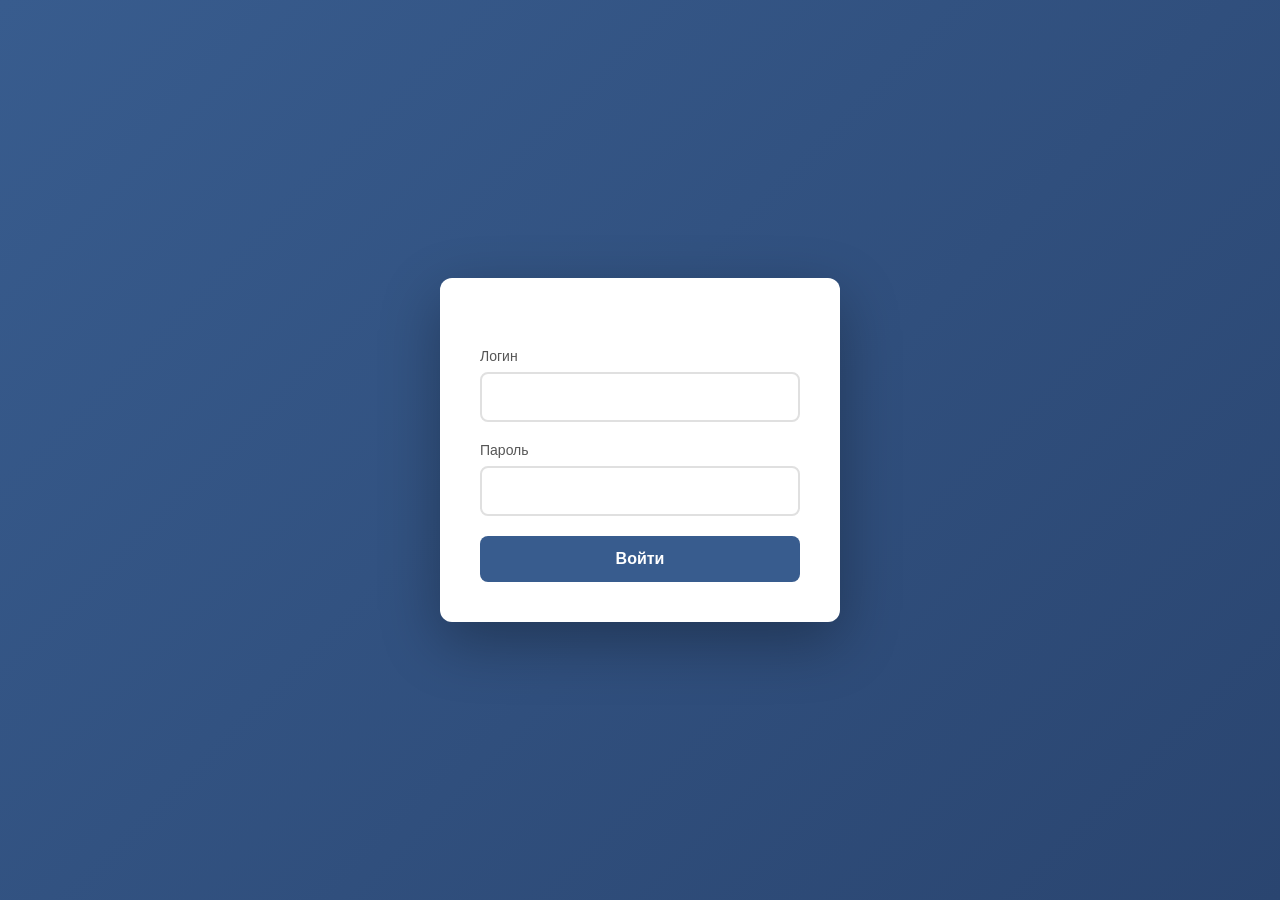
<file: frontend/admin-front/index.html>
<!DOCTYPE html>
<html lang="ru">
<head>
    <meta charset="UTF-8">
    <meta name="viewport" content="width=device-width, initial-scale=1.0">
    <meta name="robots" content="noindex, nofollow">
    <title>Вход в админ-панель</title>
    <link rel="stylesheet" href="login.css">
</head>
<body>
    <div class="login-container">
        <div class="login-box">
            <h1></h1>
            <form id="loginForm">
                <div class="form-group">
                    <label for="login">Логин</label>
                    <input type="text" id="login" name="login" required autocomplete="username">
                </div>
                <div class="form-group">
                    <label for="password">Пароль</label>
                    <input type="password" id="password" name="password" required autocomplete="current-password">
                </div>
                <button type="submit">Войти</button>
                <div id="error" class="error hidden"></div>
            </form>
        </div>
    </div>
    <script src="login.js"></script>
</body>
</html>
</file>
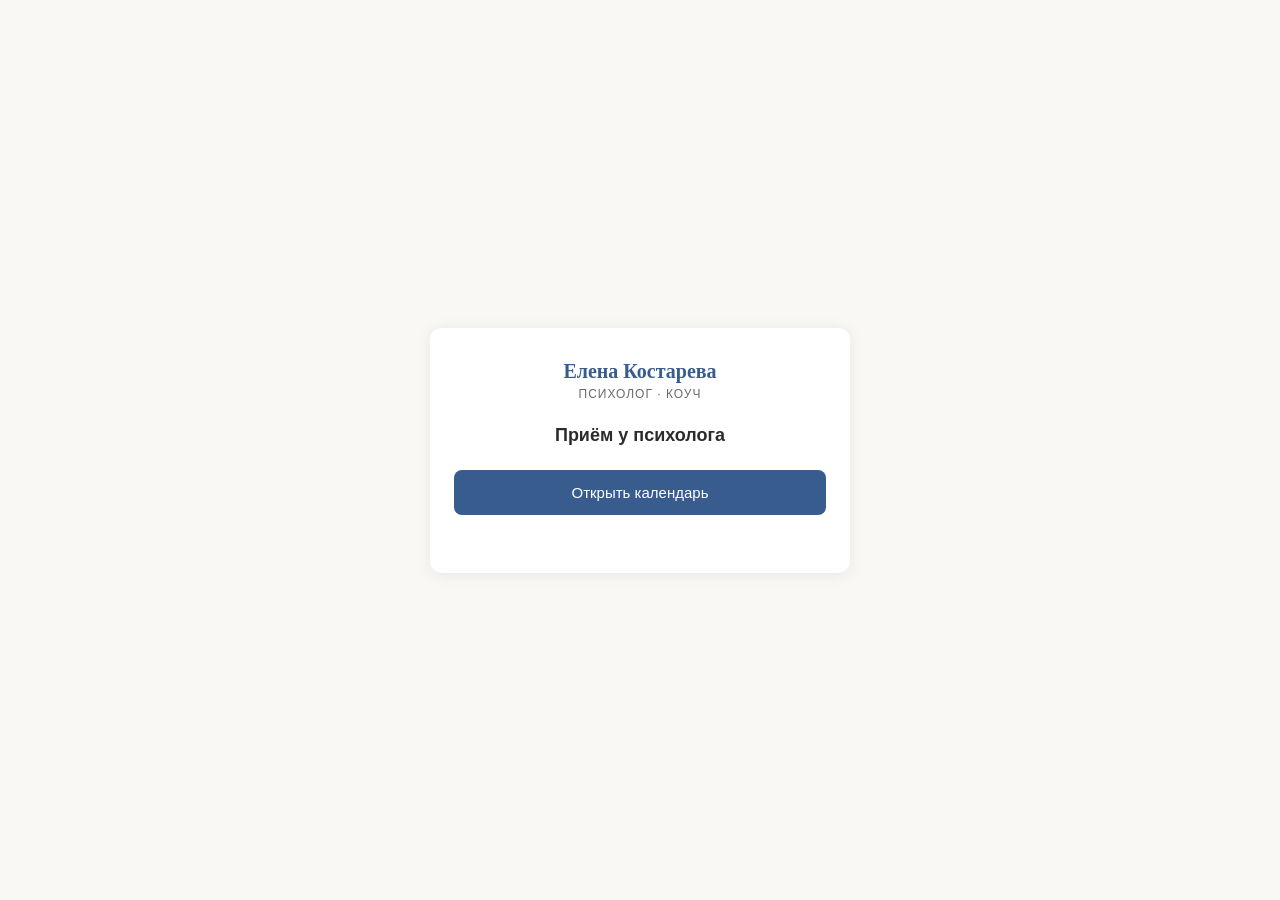
<file: frontend/calendar/index.html>
<!DOCTYPE html>
<html lang="ru">
<head>
<meta charset="UTF-8">
<meta name="viewport" content="width=device-width, initial-scale=1.0">
<title>Добавить в календарь — Елена Костарева</title>
<style>
  * { margin: 0; padding: 0; box-sizing: border-box; }
  body { font-family: -apple-system, BlinkMacSystemFont, 'Segoe UI', Roboto, Arial, sans-serif; background: #FAF8F4; color: #2B2B2B; min-height: 100vh; display: flex; align-items: center; justify-content: center; }
  .card { max-width: 420px; width: 90%; background: #fff; border-radius: 12px; padding: 32px 24px; box-shadow: 0 2px 16px rgba(0,0,0,.08); text-align: center; }
  .logo { font-family: Georgia, serif; font-size: 20px; font-weight: 700; color: #385C8E; margin-bottom: 4px; }
  .subtitle { font-size: 12px; color: #6A6A6A; letter-spacing: 1px; text-transform: uppercase; margin-bottom: 24px; }
  .title { font-size: 18px; font-weight: 600; margin-bottom: 8px; }
  .info { font-size: 14px; color: #6A6A6A; line-height: 1.6; margin-bottom: 24px; }
  .btn { display: inline-block; width: 100%; padding: 14px; border: none; border-radius: 8px; font-size: 15px; font-weight: 500; cursor: pointer; margin-bottom: 10px; text-decoration: none; }
  .btn-primary { background: #385C8E; color: #fff; }
  .btn-primary:hover { background: #2c4a72; }
  .btn-secondary { background: #f0f0f0; color: #333; }
  .btn-secondary:hover { background: #e4e4e4; }
  .hint { font-size: 12px; color: #9A9A9A; margin-top: 16px; line-height: 1.5; }
  #fallback { display: none; }
</style>
</head>
<body>
<div class="card">
  <div class="logo">Елена Костарева</div>
  <div class="subtitle">Психолог · Коуч</div>
  <div class="title" id="eventTitle">Приём у психолога</div>
  <div class="info" id="eventInfo"></div>

  <a class="btn btn-primary" id="btnMain" href="#">Открыть календарь</a>
  <div id="fallback">
    <a class="btn btn-secondary" id="btnGoogle" href="#">Google Календарь</a>
  </div>
  <div class="hint" id="hint"></div>
</div>

<script>
(function() {
  var params = new URLSearchParams(location.search);
  var start = params.get('start') || '';
  var end   = params.get('end')   || '';
  var title = params.get('title') || 'Психолог';
  var location = params.get('location') || '';
  var description = params.get('description') || '';
  var ics = params.get('ics') || '';

  // Показываем информацию о событии
  var infoParts = [];
  if (start) {
    try {
      var d = new Date(start);
      infoParts.push(d.toLocaleDateString('ru-RU', { day: 'numeric', month: 'long', year: 'numeric' }) +
        ', ' + d.toLocaleTimeString('ru-RU', { hour: '2-digit', minute: '2-digit' }));
    } catch(e) {}
  }
  if (location) infoParts.push(location);
  document.getElementById('eventInfo').textContent = infoParts.join(' · ');

  // Формируем Google Calendar URL
  function googleUrl() {
    function gcalFmt(t) {
      var d = new Date(t);
      return d.getUTCFullYear() +
        String(d.getUTCMonth() + 1).padStart(2, '0') +
        String(d.getUTCDate()).padStart(2, '0') + 'T' +
        String(d.getUTCHours()).padStart(2, '0') +
        String(d.getUTCMinutes()).padStart(2, '0') + '00Z';
    }
    var s = gcalFmt(start);
    var e = end ? gcalFmt(end) : gcalFmt(new Date(new Date(start).getTime() + 3600000));
    return 'https://calendar.google.com/calendar/render?action=TEMPLATE' +
      '&text=' + encodeURIComponent(title) +
      '&dates=' + s + '/' + e +
      '&details=' + encodeURIComponent(description) +
      '&location=' + encodeURIComponent(location);
  }

  // webcal:// ссылка — открывает системный календарь на Apple без скачивания файла
  function webcalUrl() {
    if (!ics) return '';
    return ics.replace(/^https?:\/\//, 'webcal://');
  }

  var ua = navigator.userAgent;
  var isApple = /iPhone|iPad|iPod|Macintosh/i.test(ua) && !/Android/i.test(ua);
  var isAndroid = /Android/i.test(ua);

  var btnMain = document.getElementById('btnMain');
  var fallback = document.getElementById('fallback');
  var hint = document.getElementById('hint');

  if (isApple && webcalUrl()) {
    // Apple: webcal:// открывает Календарь напрямую, без скачивания
    btnMain.href = webcalUrl();
    hint.textContent = 'Нажмите, чтобы добавить событие в Календарь.';
  } else {
    // Android и остальные: сразу Google Календарь
    btnMain.href = googleUrl();
    btnMain.textContent = 'Открыть Google Календарь';
    hint.textContent = 'Событие откроется в Google Календаре. Нажмите «Сохранить».';
  }

  // Запасная кнопка Google для Apple
  if (isApple) {
    fallback.style.display = 'block';
    document.getElementById('btnGoogle').href = googleUrl();
  }

  // Автоперенаправление через 1.5 секунды
  setTimeout(function() {
    if (isApple && webcalUrl()) {
      window.location.href = webcalUrl();
    } else {
      window.location.href = googleUrl();
    }
  }, 1500);

})();
</script>
</body>
</html>
</file>
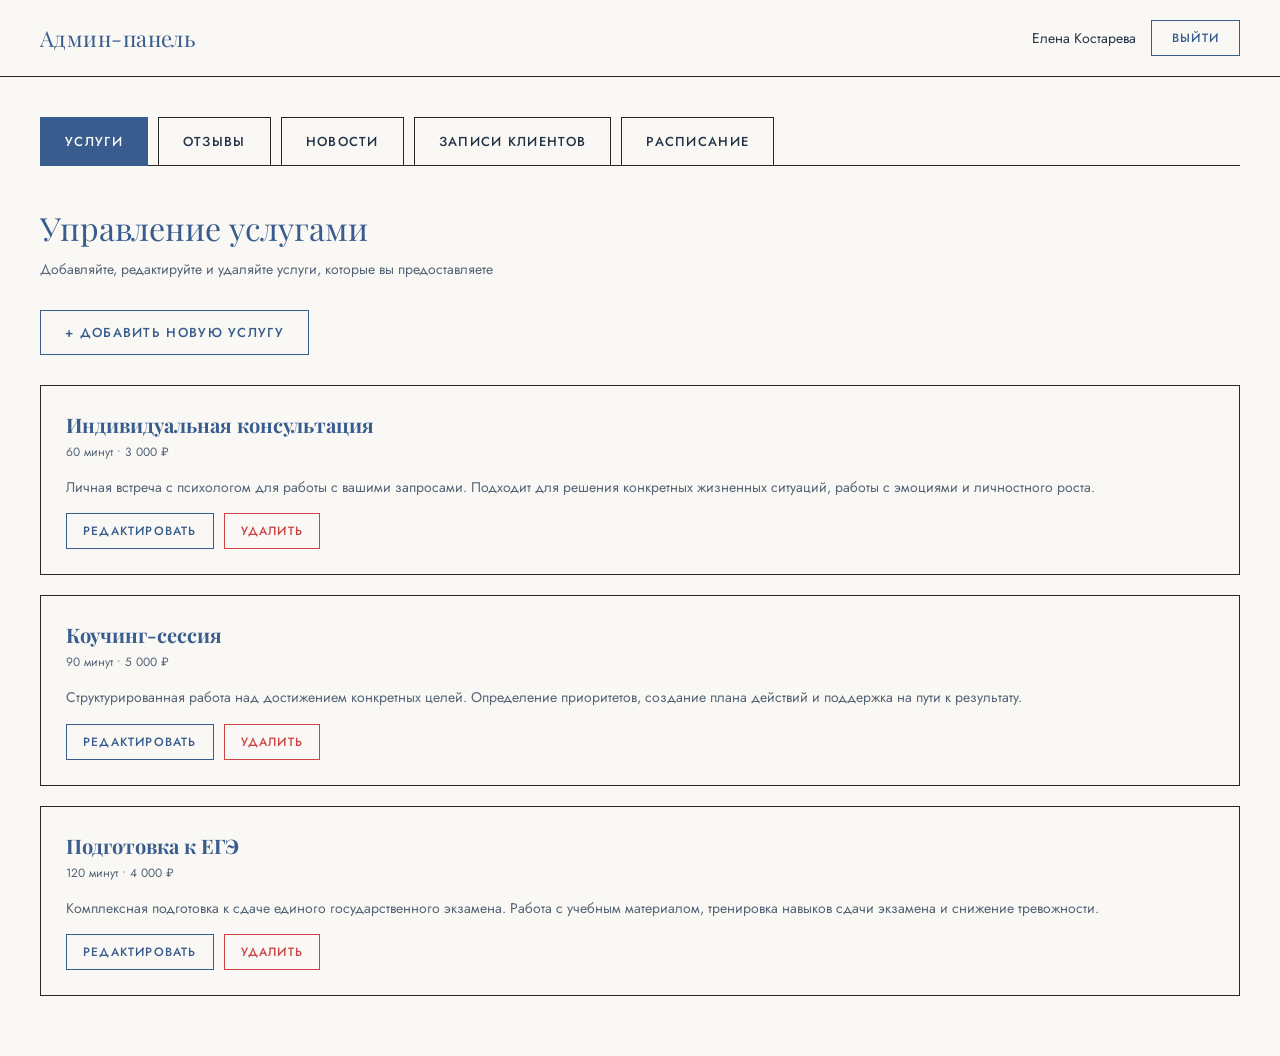
<file: admin-front/admin.html>
<!DOCTYPE html>
<html lang="ru">
<head>
    <meta charset="UTF-8">
    <meta name="viewport" content="width=device-width, initial-scale=1.0">
    <title>Админ-панель - Елена Костарева</title>
    <link rel="preconnect" href="https://fonts.googleapis.com">
    <link rel="preconnect" href="https://fonts.gstatic.com" crossorigin>
    <link href="https://fonts.googleapis.com/css2?family=Playfair+Display:wght@400;500;600&family=Jost:wght@300;400;500;600&display=swap" rel="stylesheet">
    <style>
        :root {
            --primary: #385C8E;
            --text-main: #243447;
            --bg-outer: #FAF8F4;
            --bg-card: #FAF8F4;
            --accent: #C9A27C;
            --text-muted: #546477;
            --border-color: #282726;
            --font-serif: 'Playfair Display', serif;
            --font-body: 'Jost', sans-serif;
        }

        * {
            margin: 0;
            padding: 0;
            box-sizing: border-box;
        }

        body {
            background: var(--bg-outer);
            color: var(--text-main);
            font-family: var(--font-body);
            min-height: 100vh;
        }

        /* ШАПКА АДМИН-ПАНЕЛИ */
        .admin-header {
            background: var(--bg-card);
            border-bottom: 1px solid var(--border-color);
            padding: 20px 40px;
            position: sticky;
            top: 0;
            z-index: 100;
        }

        .admin-header-inner {
            max-width: 1400px;
            margin: 0 auto;
            display: flex;
            justify-content: space-between;
            align-items: center;
        }

        .admin-logo {
            font-family: var(--font-serif);
            font-size: 22px;
            font-weight: 400;
            letter-spacing: 0.02em;
            color: var(--primary);
        }

        .admin-user {
            display: flex;
            align-items: center;
            gap: 15px;
        }

        .admin-user-name {
            font-size: 14px;
            color: var(--text-main);
        }

        .admin-logout {
            padding: 8px 20px;
            border: 1px solid var(--primary);
            background: transparent;
            color: var(--primary);
            font-family: var(--font-body);
            font-size: 12px;
            font-weight: 500;
            text-transform: uppercase;
            letter-spacing: 0.1em;
            cursor: pointer;
            transition: background 0.2s, color 0.2s;
            text-decoration: none;
            display: inline-block;
        }

        .admin-logout:hover {
            background: var(--primary);
            color: var(--bg-card);
        }

        /* КОНТЕЙНЕР */
        .admin-container {
            max-width: 1400px;
            margin: 0 auto;
            padding: 40px;
        }

        /* ВКЛАДКИ */
        .admin-tabs {
            display: flex;
            gap: 10px;
            margin-bottom: 40px;
            border-bottom: 1px solid var(--border-color);
            padding-bottom: 0;
            flex-wrap: wrap;
        }

        .admin-tab {
            padding: 14px 24px;
            border: 1px solid var(--border-color);
            background: transparent;
            color: var(--text-main);
            font-family: var(--font-body);
            font-size: 13px;
            font-weight: 500;
            text-transform: uppercase;
            letter-spacing: 0.1em;
            cursor: pointer;
            transition: background 0.2s, color 0.2s, border-color 0.2s;
            margin-bottom: -1px;
        }

        .admin-tab:hover {
            border-color: var(--primary);
            color: var(--primary);
        }

        .admin-tab.active {
            background: var(--primary);
            color: var(--bg-card);
            border-color: var(--primary);
        }

        /* КОНТЕНТ ВКЛАДОК */
        .tab-content {
            display: none;
        }

        .tab-content.active {
            display: block;
        }

        /* ЗАГОЛОВКИ СЕКЦИЙ */
        .section-header {
            margin-bottom: 30px;
        }

        .section-title {
            font-family: var(--font-serif);
            font-size: 32px;
            font-weight: 400;
            color: var(--primary);
            margin-bottom: 10px;
        }

        .section-subtitle {
            font-size: 14px;
            color: var(--text-muted);
            line-height: 1.5;
        }

        /* КАРТОЧКИ */
        .card {
            border: 1px solid var(--border-color);
            padding: 25px;
            background: var(--bg-card);
            margin-bottom: 20px;
        }

        .card-header {
            display: flex;
            justify-content: space-between;
            align-items: flex-start;
            margin-bottom: 15px;
        }

        .card-title {
            font-family: var(--font-serif);
            font-size: 20px;
            color: var(--primary);
            margin-bottom: 5px;
        }

        .card-meta {
            font-size: 12px;
            color: var(--text-muted);
        }

        .card-description {
            font-size: 14px;
            line-height: 1.6;
            color: var(--text-muted);
            margin-bottom: 15px;
        }

        .card-actions {
            display: flex;
            gap: 10px;
            margin-top: 15px;
        }

        /* КНОПКИ */
        .btn {
            padding: 12px 24px;
            border: 1px solid var(--primary);
            background: transparent;
            color: var(--primary);
            font-family: var(--font-body);
            font-size: 13px;
            font-weight: 500;
            text-transform: uppercase;
            letter-spacing: 0.1em;
            cursor: pointer;
            transition: background 0.2s, color 0.2s;
            text-decoration: none;
            display: inline-block;
        }

        .btn:hover {
            background: var(--primary);
            color: var(--bg-card);
        }

        .btn-small {
            padding: 8px 16px;
            font-size: 12px;
        }

        .btn-danger {
            border-color: #c44;
            color: #c44;
        }

        .btn-danger:hover {
            background: #c44;
            color: var(--bg-card);
        }

        /* ФОРМЫ */
        .form-group {
            margin-bottom: 20px;
        }

        .form-label {
            font-size: 11px;
            text-transform: uppercase;
            color: var(--text-muted);
            margin-bottom: 6px;
            display: block;
            letter-spacing: 0.05em;
        }

        .form-input,
        .form-textarea,
        .form-select {
            width: 100%;
            padding: 12px;
            border: 1px solid var(--border-color);
            background: transparent;
            color: var(--text-main);
            font-size: 14px;
            font-family: var(--font-body);
        }

        .form-textarea {
            min-height: 120px;
            resize: vertical;
        }

        .form-input:focus,
        .form-textarea:focus,
        .form-select:focus {
            outline: 1px solid var(--primary);
        }

        .form-row {
            display: grid;
            grid-template-columns: 1fr 1fr;
            gap: 15px;
        }

        @media (max-width: 768px) {
            .form-row {
                grid-template-columns: 1fr;
            }
        }

        /* ТАБЛИЦЫ */
        .table-container {
            border: 1px solid var(--border-color);
            overflow-x: auto;
        }

        table {
            width: 100%;
            border-collapse: collapse;
        }

        thead {
            background: rgba(56, 92, 142, 0.05);
        }

        th {
            padding: 15px;
            text-align: left;
            font-size: 11px;
            text-transform: uppercase;
            letter-spacing: 0.05em;
            color: var(--text-muted);
            font-weight: 500;
            border-bottom: 1px solid var(--border-color);
        }

        td {
            padding: 15px;
            font-size: 14px;
            border-bottom: 1px solid var(--border-color);
        }

        tr:last-child td {
            border-bottom: none;
        }

        tr:hover {
            background: rgba(56, 92, 142, 0.02);
        }

        /* СТАТУСЫ */
        .status {
            display: inline-block;
            padding: 4px 12px;
            font-size: 11px;
            text-transform: uppercase;
            letter-spacing: 0.05em;
            border: 1px solid;
        }

        .status-pending {
            color: var(--accent);
            border-color: var(--accent);
        }

        .status-confirmed {
            color: #4a7;
            border-color: #4a7;
        }

        .status-cancelled {
            color: #c44;
            border-color: #c44;
        }

        /* КАЛЕНДАРЬ */
        .calendar-container {
            border: 1px solid var(--border-color);
            padding: 25px;
            margin-bottom: 30px;
        }

        .calendar-header {
            display: flex;
            justify-content: space-between;
            align-items: center;
            margin-bottom: 20px;
        }

        .calendar-nav-btn {
            background: transparent;
            border: 1px solid var(--border-color);
            padding: 8px 16px;
            cursor: pointer;
            color: var(--text-main);
            font-family: var(--font-body);
            transition: border-color 0.2s;
        }

        .calendar-nav-btn:hover {
            border-color: var(--primary);
            color: var(--primary);
        }

        .calendar-month {
            font-family: var(--font-serif);
            font-size: 20px;
            color: var(--primary);
        }

        .calendar-grid {
            display: grid;
            grid-template-columns: repeat(7, 1fr);
            gap: 8px;
        }

        .calendar-day-name {
            font-size: 11px;
            color: var(--text-muted);
            text-align: center;
            padding: 8px 0;
            text-transform: uppercase;
            letter-spacing: 0.05em;
        }

        .calendar-day {
            text-align: center;
            padding: 12px 0;
            font-size: 14px;
            cursor: pointer;
            border: 1px solid transparent;
            transition: all 0.2s;
        }

        .calendar-day:hover:not(.disabled):not(.empty) {
            border-color: var(--primary);
            color: var(--primary);
        }

        .calendar-day.disabled {
            opacity: 0.2;
            cursor: default;
            pointer-events: none;
        }

        .calendar-day.available {
            background: rgba(56, 92, 142, 0.1);
            color: var(--primary);
            font-weight: 500;
        }

        .calendar-day.selected {
            background: var(--primary);
            color: var(--bg-card);
            border-color: var(--primary);
        }

        .calendar-day.empty {
            cursor: default;
        }

        /* ВРЕМЕННЫЕ СЛОТЫ */
        .time-slots-container {
            border: 1px solid var(--border-color);
            padding: 25px;
        }

        .time-slots-grid {
            display: grid;
            grid-template-columns: repeat(auto-fill, minmax(100px, 1fr));
            gap: 10px;
            margin-top: 20px;
        }

        .time-slot {
            border: 1px solid var(--border-color);
            padding: 10px;
            font-size: 13px;
            text-align: center;
            cursor: pointer;
            transition: all 0.2s;
        }

        .time-slot:hover {
            border-color: var(--primary);
            color: var(--primary);
        }

        .time-slot.active {
            background: var(--primary);
            color: var(--bg-card);
            border-color: var(--primary);
        }

        .time-slot.busy {
            opacity: 0.3;
            text-decoration: line-through;
            cursor: default;
            pointer-events: none;
        }

        /* ПУСТЫЕ СОСТОЯНИЯ */
        .empty-state {
            text-align: center;
            padding: 60px 20px;
            color: var(--text-muted);
        }

        .empty-state-icon {
            font-size: 48px;
            margin-bottom: 20px;
            opacity: 0.3;
        }

        .empty-state-text {
            font-size: 16px;
            margin-bottom: 10px;
        }

        /* АДАПТИВНОСТЬ */
        @media (max-width: 768px) {
            .admin-header {
                padding: 15px 20px;
            }

            .admin-container {
                padding: 20px;
            }

            .admin-tabs {
                flex-direction: column;
            }

            .admin-tab {
                width: 100%;
            }

            .section-title {
                font-size: 24px;
            }

            .card {
                padding: 20px;
            }

            .calendar-grid {
                gap: 4px;
            }

            .calendar-day {
                padding: 8px 0;
                font-size: 12px;
            }

            .time-slots-grid {
                grid-template-columns: repeat(auto-fill, minmax(80px, 1fr));
            }
        }
    </style>
</head>
<body>
    <!-- ШАПКА -->
    <header class="admin-header">
        <div class="admin-header-inner">
            <div class="admin-logo">Админ-панель</div>
            <div class="admin-user">
                <span class="admin-user-name">Елена Костарева</span>
                <a href="#" class="admin-logout">Выйти</a>
            </div>
        </div>
    </header>

    <!-- КОНТЕЙНЕР -->
    <div class="admin-container">
        <!-- ВКЛАДКИ -->
        <div class="admin-tabs">
            <button class="admin-tab active" onclick="switchTab(event, 'services')">Услуги</button>
            <button class="admin-tab" onclick="switchTab(event, 'reviews')">Отзывы</button>
            <button class="admin-tab" onclick="switchTab(event, 'news')">Новости</button>
            <button class="admin-tab" onclick="switchTab(event, 'bookings')">Записи клиентов</button>
            <button class="admin-tab" onclick="switchTab(event, 'schedule')">Расписание</button>
        </div>

        <!-- ВКЛАДКА: УСЛУГИ -->
        <div id="services" class="tab-content active">
            <div class="section-header">
                <h1 class="section-title">Управление услугами</h1>
                <p class="section-subtitle">Добавляйте, редактируйте и удаляйте услуги, которые вы предоставляете</p>
            </div>

            <button class="btn" style="margin-bottom: 30px;">+ Добавить новую услугу</button>

            <!-- Пример услуги 1 -->
            <div class="card">
                <div class="card-header">
                    <div>
                        <h3 class="card-title">Индивидуальная консультация</h3>
                        <p class="card-meta">60 минут • 3 000 ₽</p>
                    </div>
                </div>
                <p class="card-description">
                    Личная встреча с психологом для работы с вашими запросами. Подходит для решения конкретных жизненных ситуаций, работы с эмоциями и личностного роста.
                </p>
                <div class="card-actions">
                    <button class="btn btn-small">Редактировать</button>
                    <button class="btn btn-small btn-danger">Удалить</button>
                </div>
            </div>

            <!-- Пример услуги 2 -->
            <div class="card">
                <div class="card-header">
                    <div>
                        <h3 class="card-title">Коучинг-сессия</h3>
                        <p class="card-meta">90 минут • 5 000 ₽</p>
                    </div>
                </div>
                <p class="card-description">
                    Структурированная работа над достижением конкретных целей. Определение приоритетов, создание плана действий и поддержка на пути к результату.
                </p>
                <div class="card-actions">
                    <button class="btn btn-small">Редактировать</button>
                    <button class="btn btn-small btn-danger">Удалить</button>
                </div>
            </div>

            <!-- Пример услуги 3 -->
            <div class="card">
                <div class="card-header">
                    <div>
                        <h3 class="card-title">Подготовка к ЕГЭ</h3>
                        <p class="card-meta">120 минут • 4 000 ₽</p>
                    </div>
                </div>
                <p class="card-description">
                    Комплексная подготовка к сдаче единого государственного экзамена. Работа с учебным материалом, тренировка навыков сдачи экзамена и снижение тревожности.
                </p>
                <div class="card-actions">
                    <button class="btn btn-small">Редактировать</button>
                    <button class="btn btn-small btn-danger">Удалить</button>
                </div>
            </div>
        </div>

        <!-- ВКЛАДКА: ОТЗЫВЫ -->
        <div id="reviews" class="tab-content">
            <div class="section-header">
                <h1 class="section-title">Управление отзывами</h1>
                <p class="section-subtitle">Просматривайте и модерируйте отзывы клиентов</p>
            </div>

            <button class="btn" style="margin-bottom: 30px;">+ Добавить отзыв вручную</button>

            <!-- Пример отзыва 1 -->
            <div class="card">
                <div class="card-header">
                    <div>
                        <h3 class="card-title">Анна М.</h3>
                        <p class="card-meta">15 июня 2024 • ★★★★★</p>
                    </div>
                    <span class="status status-confirmed">Опубликован</span>
                </div>
                <p class="card-description">
                    "Очень благодарна Елене за профессиональную помощь. После нескольких сессий я смогла разобраться в своих проблемах и найти пути их решения. Рекомендую всем, кто ищет квалифицированного психолога!"
                </p>
                <div class="card-actions">
                    <button class="btn btn-small">Редактировать</button>
                    <button class="btn btn-small">Скрыть</button>
                    <button class="btn btn-small btn-danger">Удалить</button>
                </div>
            </div>

            <!-- Пример отзыва 2 -->
            <div class="card">
                <div class="card-header">
                    <div>
                        <h3 class="card-title">Дмитрий К.</h3>
                        <p class="card-meta">10 июня 2024 • ★★★★★</p>
                    </div>
                    <span class="status status-pending">На модерации</span>
                </div>
                <p class="card-description">
                    "Обратился к Елене с проблемой прокрастинации. За месяц работы удалось значительно продвинуться в решении рабочих задач. Очень доволен результатом!"
                </p>
                <div class="card-actions">
                    <button class="btn btn-small">Одобрить</button>
                    <button class="btn btn-small">Отклонить</button>
                </div>
            </div>

            <!-- Пример отзыва 3 -->
            <div class="card">
                <div class="card-header">
                    <div>
                        <h3 class="card-title">Мария С.</h3>
                        <p class="card-meta">5 июня 2024 • ★★★★☆</p>
                    </div>
                    <span class="status status-confirmed">Опубликован</span>
                </div>
                <p class="card-description">
                    "Проходила курс подготовки к ЕГЭ по обществознанию. Елена отлично объясняет материал, помогает структурировать знания. Сдала экзамен на 85 баллов!"
                </p>
                <div class="card-actions">
                    <button class="btn btn-small">Редактировать</button>
                    <button class="btn btn-small">Скрыть</button>
                    <button class="btn btn-small btn-danger">Удалить</button>
                </div>
            </div>
        </div>

        <!-- ВКЛАДКА: НОВОСТИ -->
        <div id="news" class="tab-content">
            <div class="section-header">
                <h1 class="section-title">Добавление новостей</h1>
                <p class="section-subtitle">Публикуйте новости и полезные статьи для ваших клиентов</p>
            </div>

            <div class="card">
                <h3 style="font-family: var(--font-serif); font-size: 20px; color: var(--primary); margin-bottom: 20px;">Создать новую публикацию</h3>
                
                <form>
                    <div class="form-group">
                        <label class="form-label">Заголовок новости</label>
                        <input type="text" class="form-input" placeholder="Введите заголовок">
                    </div>

                    <div class="form-group">
                        <label class="form-label">Дата публикации</label>
                        <input type="date" class="form-input">
                    </div>

                    <div class="form-group">
                        <label class="form-label">Краткое описание</label>
                        <textarea class="form-textarea" placeholder="Краткое описание для отображения в списке новостей" style="min-height: 80px;"></textarea>
                    </div>

                    <div class="form-group">
                        <label class="form-label">Полный текст новости</label>
                        <textarea class="form-textarea" placeholder="Полный текст публикации"></textarea>
                    </div>

                    <div class="form-group">
                        <label class="form-label">Изображение (опционально)</label>
                        <input type="file" class="form-input" accept="image/*">
                    </div>

                    <button type="submit" class="btn">Опубликовать новость</button>
                </form>
            </div>

            <h3 style="font-family: var(--font-serif); font-size: 24px; color: var(--primary); margin: 40px 0 20px;">Опубликованные новости</h3>

            <!-- Пример новости 1 -->
            <div class="card">
                <div class="card-header">
                    <div>
                        <h3 class="card-title">Как справиться с тревогой перед экзаменами</h3>
                        <p class="card-meta">20 июня 2024</p>
                    </div>
                </div>
                <p class="card-description">
                    Экзамены — это всегда стресс. В этой статье я делюсь проверенными техниками, которые помогут вам снизить уровень тревоги и показать лучшие результаты на ЕГЭ.
                </p>
                <div class="card-actions">
                    <button class="btn btn-small">Редактировать</button>
                    <button class="btn btn-small">Просмотреть</button>
                    <button class="btn btn-small btn-danger">Удалить</button>
                </div>
            </div>

            <!-- Пример новости 2 -->
            <div class="card">
                <div class="card-header">
                    <div>
                        <h3 class="card-title">Новая программа "Путь к себе"</h3>
                        <p class="card-meta">15 июня 2024</p>
                    </div>
                </div>
                <p class="card-description">
                    Рада сообщить о запуске новой комплексной программы личностного роста. Программа рассчитана на 3 месяца и включает индивидуальные сессии, групповые встречи и домашние задания.
                </p>
                <div class="card-actions">
                    <button class="btn btn-small">Редактировать</button>
                    <button class="btn btn-small">Просмотреть</button>
                    <button class="btn btn-small btn-danger">Удалить</button>
                </div>
            </div>
        </div>

        <!-- ВКЛАДКА: ЗАПИСИ КЛИЕНТОВ -->
        <div id="bookings" class="tab-content">
            <div class="section-header">
                <h1 class="section-title">Управление записями клиентов</h1>
                <p class="section-subtitle">Просматривайте и управляйте всеми заявками на консультацию</p>
            </div>

            <div class="table-container">
                <table>
                    <thead>
                        <tr>
                            <th>Клиент</th>
                            <th>Услуга</th>
                            <th>Дата и время</th>
                            <th>Формат</th>
                            <th>Статус</th>
                            <th>Действия</th>
                        </tr>
                    </thead>
                    <tbody>
                        <tr>
                            <td>
                                <strong>Анна Петрова</strong><br>
                                <span style="font-size: 12px; color: var(--text-muted);">+7 (999) 123-45-67</span>
                            </td>
                            <td>Индивидуальная консультация</td>
                            <td>25 июня 2024<br>14:00</td>
                            <td>Онлайн</td>
                            <td><span class="status status-confirmed">Подтверждено</span></td>
                            <td>
                                <button class="btn btn-small">Подробнее</button>
                            </td>
                        </tr>
                        <tr>
                            <td>
                                <strong>Иван Сидоров</strong><br>
                                <span style="font-size: 12px; color: var(--text-muted);">+7 (999) 234-56-78</span>
                            </td>
                            <td>Коучинг-сессия</td>
                            <td>26 июня 2024<br>16:30</td>
                            <td>Офис</td>
                            <td><span class="status status-pending">Ожидает подтверждения</span></td>
                            <td>
                                <button class="btn btn-small">Подтвердить</button>
                                <button class="btn btn-small btn-danger">Отклонить</button>
                            </td>
                        </tr>
                        <tr>
                            <td>
                                <strong>Елена Козлова</strong><br>
                                <span style="font-size: 12px; color: var(--text-muted);">+7 (999) 345-67-89</span>
                            </td>
                            <td>Подготовка к ЕГЭ</td>
                            <td>27 июня 2024<br>10:00</td>
                            <td>Офис</td>
                            <td><span class="status status-confirmed">Подтверждено</span></td>
                            <td>
                                <button class="btn btn-small">Подробнее</button>
                            </td>
                        </tr>
                        <tr>
                            <td>
                                <strong>Дмитрий Волков</strong><br>
                                <span style="font-size: 12px; color: var(--text-muted);">+7 (999) 456-78-90</span>
                            </td>
                            <td>Индивидуальная консультация</td>
                            <td>28 июня 2024<br>18:00</td>
                            <td>Онлайн</td>
                            <td><span class="status status-cancelled">Отменено</span></td>
                            <td>
                                <button class="btn btn-small">Подробнее</button>
                            </td>
                        </tr>
                        <tr>
                            <td>
                                <strong>Ольга Новикова</strong><br>
                                <span style="font-size: 12px; color: var(--text-muted);">+7 (999) 567-89-01</span>
                            </td>
                            <td>Коучинг-сессия</td>
                            <td>29 июня 2024<br>12:00</td>
                            <td>Онлайн</td>
                            <td><span class="status status-pending">Ожидает подтверждения</span></td>
                            <td>
                                <button class="btn btn-small">Подтвердить</button>
                                <button class="btn btn-small btn-danger">Отклонить</button>
                            </td>
                        </tr>
                    </tbody>
                </table>
            </div>
        </div>

        <!-- ВКЛАДКА: РАСПИСАНИЕ -->
        <div id="schedule" class="tab-content">
            <div class="section-header">
                <h1 class="section-title">Выставление свободных дат и времени</h1>
                <p class="section-subtitle">Управляйте своим расписанием и доступными временными слотами</p>
            </div>

            <!-- Календарь -->
            <div class="calendar-container">
                <div class="calendar-header">
                    <button class="calendar-nav-btn">← Предыдущий</button>
                    <h2 class="calendar-month">Июнь 2024</h2>
                    <button class="calendar-nav-btn">Следующий →</button>
                </div>

                <div class="calendar-grid">
                    <div class="calendar-day-name">Пн</div>
                    <div class="calendar-day-name">Вт</div>
                    <div class="calendar-day-name">Ср</div>
                    <div class="calendar-day-name">Чт</div>
                    <div class="calendar-day-name">Пт</div>
                    <div class="calendar-day-name">Сб</div>
                    <div class="calendar-day-name">Вс</div>

                    <!-- Пустые ячейки для начала месяца -->
                    <div class="calendar-day empty"></div>
                    <div class="calendar-day empty"></div>
                    <div class="calendar-day empty"></div>
                    <div class="calendar-day empty"></div>
                    <div class="calendar-day empty"></div>
                    <div class="calendar-day">1</div>
                    <div class="calendar-day">2</div>

                    <div class="calendar-day available">3</div>
                    <div class="calendar-day">4</div>
                    <div class="calendar-day available">5</div>
                    <div class="calendar-day">6</div>
                    <div class="calendar-day available">7</div>
                    <div class="calendar-day">8</div>
                    <div class="calendar-day">9</div>

                    <div class="calendar-day available">10</div>
                    <div class="calendar-day">11</div>
                    <div class="calendar-day available selected">12</div>
                    <div class="calendar-day">13</div>
                    <div class="calendar-day available">14</div>
                    <div class="calendar-day">15</div>
                    <div class="calendar-day">16</div>

                    <div class="calendar-day available">17</div>
                    <div class="calendar-day">18</div>
                    <div class="calendar-day available">19</div>
                    <div class="calendar-day">20</div>
                    <div class="calendar-day available">21</div>
                    <div class="calendar-day">22</div>
                    <div class="calendar-day">23</div>

                    <div class="calendar-day available">24</div>
                    <div class="calendar-day available">25</div>
                    <div class="calendar-day available">26</div>
                    <div class="calendar-day">27</div>
                    <div class="calendar-day available">28</div>
                    <div class="calendar-day">29</div>
                    <div class="calendar-day">30</div>
                </div>

                <div style="margin-top: 20px; padding-top: 20px; border-top: 1px solid var(--border-color);">
                    <p style="font-size: 13px; color: var(--text-muted);">
                        <span style="display: inline-block; width: 12px; height: 12px; background: rgba(56, 92, 142, 0.1); margin-right: 5px; vertical-align: middle;"></span>
                        Доступные дни
                        <span style="display: inline-block; width: 12px; height: 12px; background: var(--primary); margin-left: 20px; margin-right: 5px; vertical-align: middle;"></span>
                        Выбранный день
                    </p>
                </div>
            </div>

            <!-- Временные слоты для выбранного дня -->
            <div class="time-slots-container">
                <h3 style="font-family: var(--font-serif); font-size: 20px; color: var(--primary); margin-bottom: 10px;">
                    Доступное время на 12 июня 2024
                </h3>
                <p style="font-size: 13px; color: var(--text-muted); margin-bottom: 20px;">
                    Нажмите на временной слот, чтобы сделать его доступным или недоступным для записи
                </p>

                <div class="time-slots-grid">
                    <div class="time-slot active">09:00</div>
                    <div class="time-slot">09:30</div>
                    <div class="time-slot active">10:00</div>
                    <div class="time-slot busy">10:30</div>
                    <div class="time-slot active">11:00</div>
                    <div class="time-slot">11:30</div>
                    <div class="time-slot">12:00</div>
                    <div class="time-slot">12:30</div>
                    <div class="time-slot active">13:00</div>
                    <div class="time-slot">13:30</div>
                    <div class="time-slot active">14:00</div>
                    <div class="time-slot busy">14:30</div>
                    <div class="time-slot">15:00</div>
                    <div class="time-slot">15:30</div>
                    <div class="time-slot active">16:00</div>
                    <div class="time-slot">16:30</div>
                    <div class="time-slot active">17:00</div>
                    <div class="time-slot">17:30</div>
                    <div class="time-slot active">18:00</div>
                    <div class="time-slot">18:30</div>
                    <div class="time-slot">19:00</div>
                    <div class="time-slot">19:30</div>
                    <div class="time-slot">20:00</div>
                    <div class="time-slot">20:30</div>
                </div>

                <div style="margin-top: 20px; padding-top: 20px; border-top: 1px solid var(--border-color);">
                    <p style="font-size: 13px; color: var(--text-muted);">
                        <span style="display: inline-block; width: 12px; height: 12px; background: var(--primary); margin-right: 5px; vertical-align: middle;"></span>
                        Доступно для записи
                        <span style="display: inline-block; width: 12px; height: 12px; border: 1px solid var(--border-color); margin-left: 20px; margin-right: 5px; vertical-align: middle;"></span>
                        Недоступно
                        <span style="display: inline-block; width: 12px; height: 12px; opacity: 0.3; text-decoration: line-through; margin-left: 20px; margin-right: 5px; vertical-align: middle;">—</span>
                        Уже занято
                    </p>
                </div>

                <button class="btn" style="margin-top: 20px;">Сохранить изменения</button>
            </div>
        </div>
    </div>

    <script>
        // Переключение вкладок
        function switchTab(event, tabId) {
            // Убираем активный класс у всех вкладок
            document.querySelectorAll('.admin-tab').forEach(tab => {
                tab.classList.remove('active');
            });
            
            // Скрываем все контенты
            document.querySelectorAll('.tab-content').forEach(content => {
                content.classList.remove('active');
            });
            
            // Добавляем активный класс к выбранной вкладке
            event.target.classList.add('active');
            
            // Показываем соответствующий контент
            document.getElementById(tabId).classList.add('active');
        }
    </script>
</body>
</html>
</file>
<file: frontend/admin-front/login.css>
* {
    margin: 0;
    padding: 0;
    box-sizing: border-box;
}

body {
    font-family: 'Jost', -apple-system, BlinkMacSystemFont, sans-serif;
    background: linear-gradient(135deg, #385C8E 0%, #2a4570 100%);
    min-height: 100vh;
    display: flex;
    align-items: center;
    justify-content: center;
    padding: 20px;
}

.login-container {
    width: 100%;
    max-width: 400px;
}

.login-box {
    background: #fff;
    padding: 40px;
    border-radius: 12px;
    box-shadow: 0 20px 60px rgba(0, 0, 0, 0.3);
}

.login-box h1 {
    font-family: 'Playfair Display', serif;
    color: #385C8E;
    text-align: center;
    margin-bottom: 30px;
    font-size: 28px;
}

.form-group {
    margin-bottom: 20px;
}

.form-group label {
    display: block;
    color: #555;
    margin-bottom: 8px;
    font-size: 14px;
    font-weight: 500;
}

.form-group input {
    width: 100%;
    padding: 14px 16px;
    border: 2px solid #e0e0e0;
    border-radius: 8px;
    font-size: 16px;
    transition: border-color 0.3s;
}

.form-group input:focus {
    outline: none;
    border-color: #385C8E;
}

button {
    width: 100%;
    padding: 14px;
    background: #385C8E;
    color: white;
    border: none;
    border-radius: 8px;
    font-size: 16px;
    font-weight: 600;
    cursor: pointer;
    transition: background 0.3s;
}

button:hover {
    background: #2a4570;
}

.error {
    background: #fee;
    color: #c33;
    padding: 12px;
    border-radius: 8px;
    margin-top: 15px;
    text-align: center;
    font-size: 14px;
}

.hidden {
    display: none;
}
</file>
